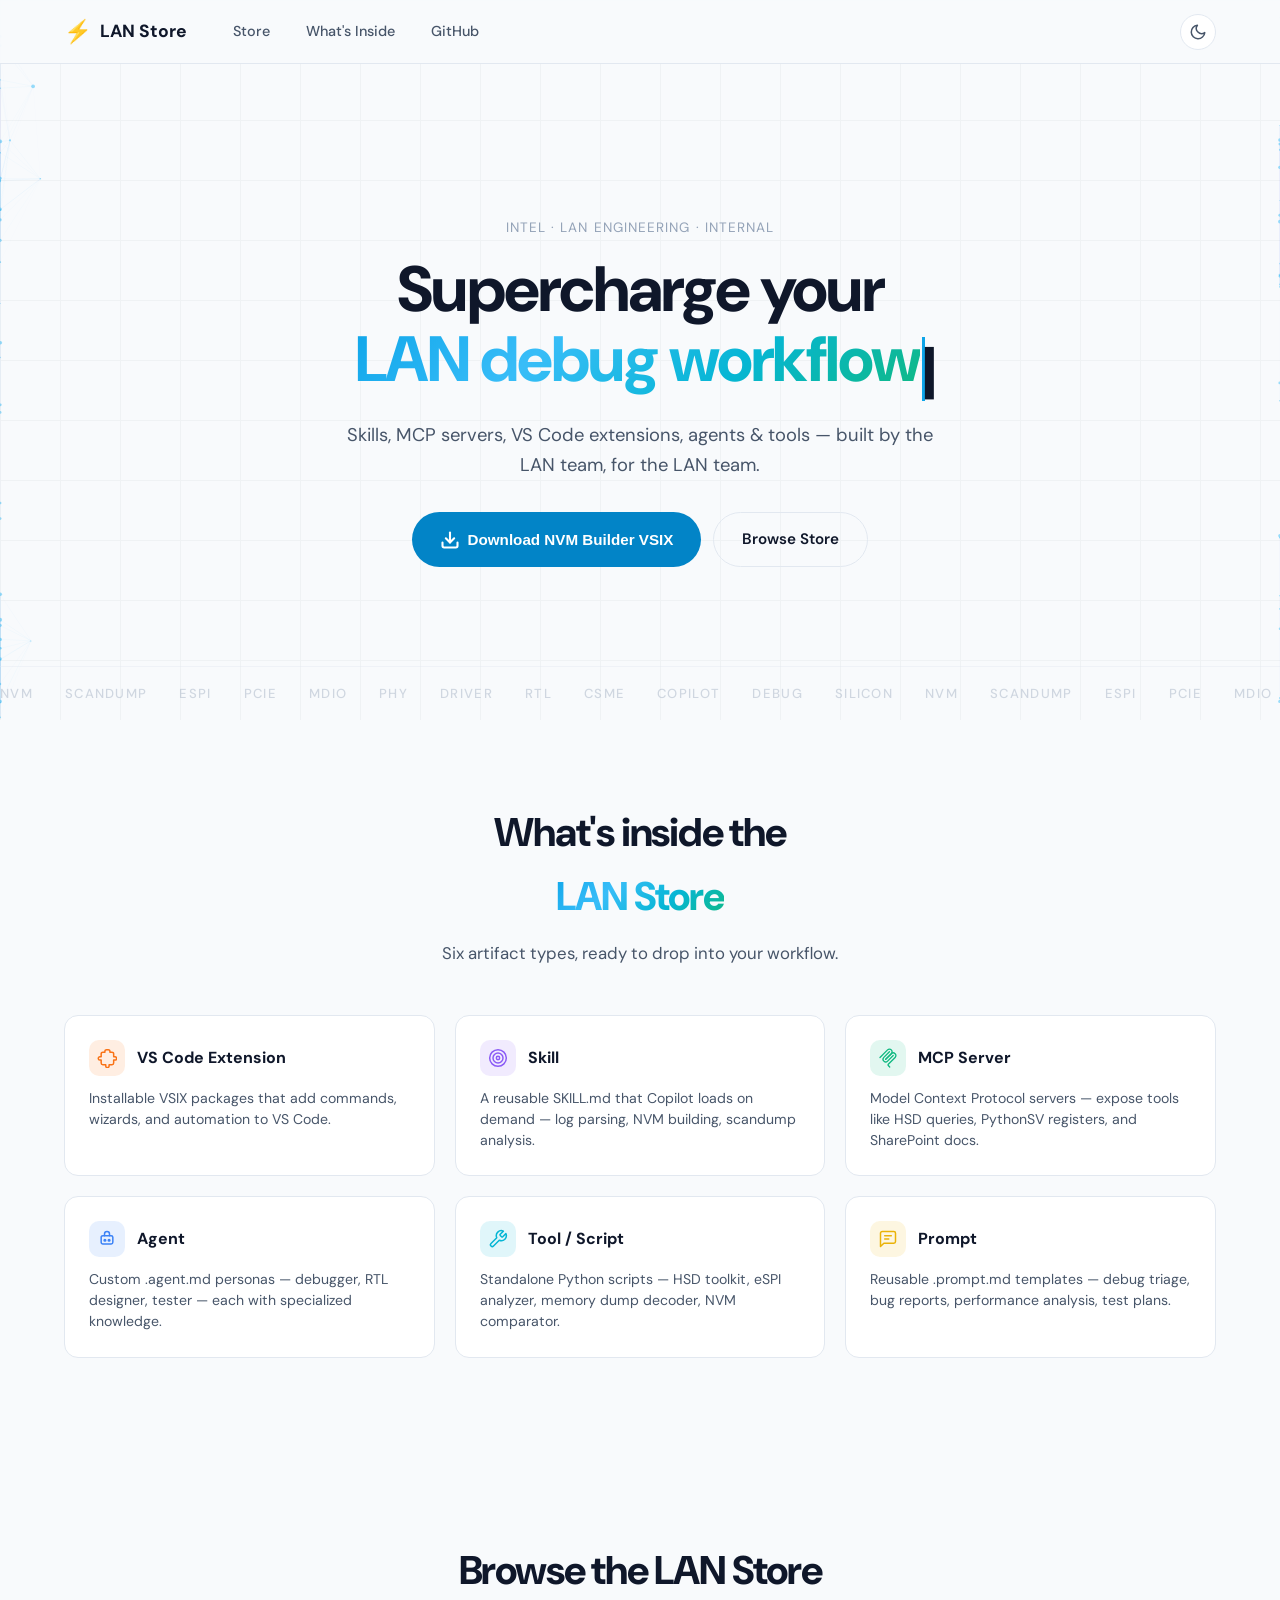
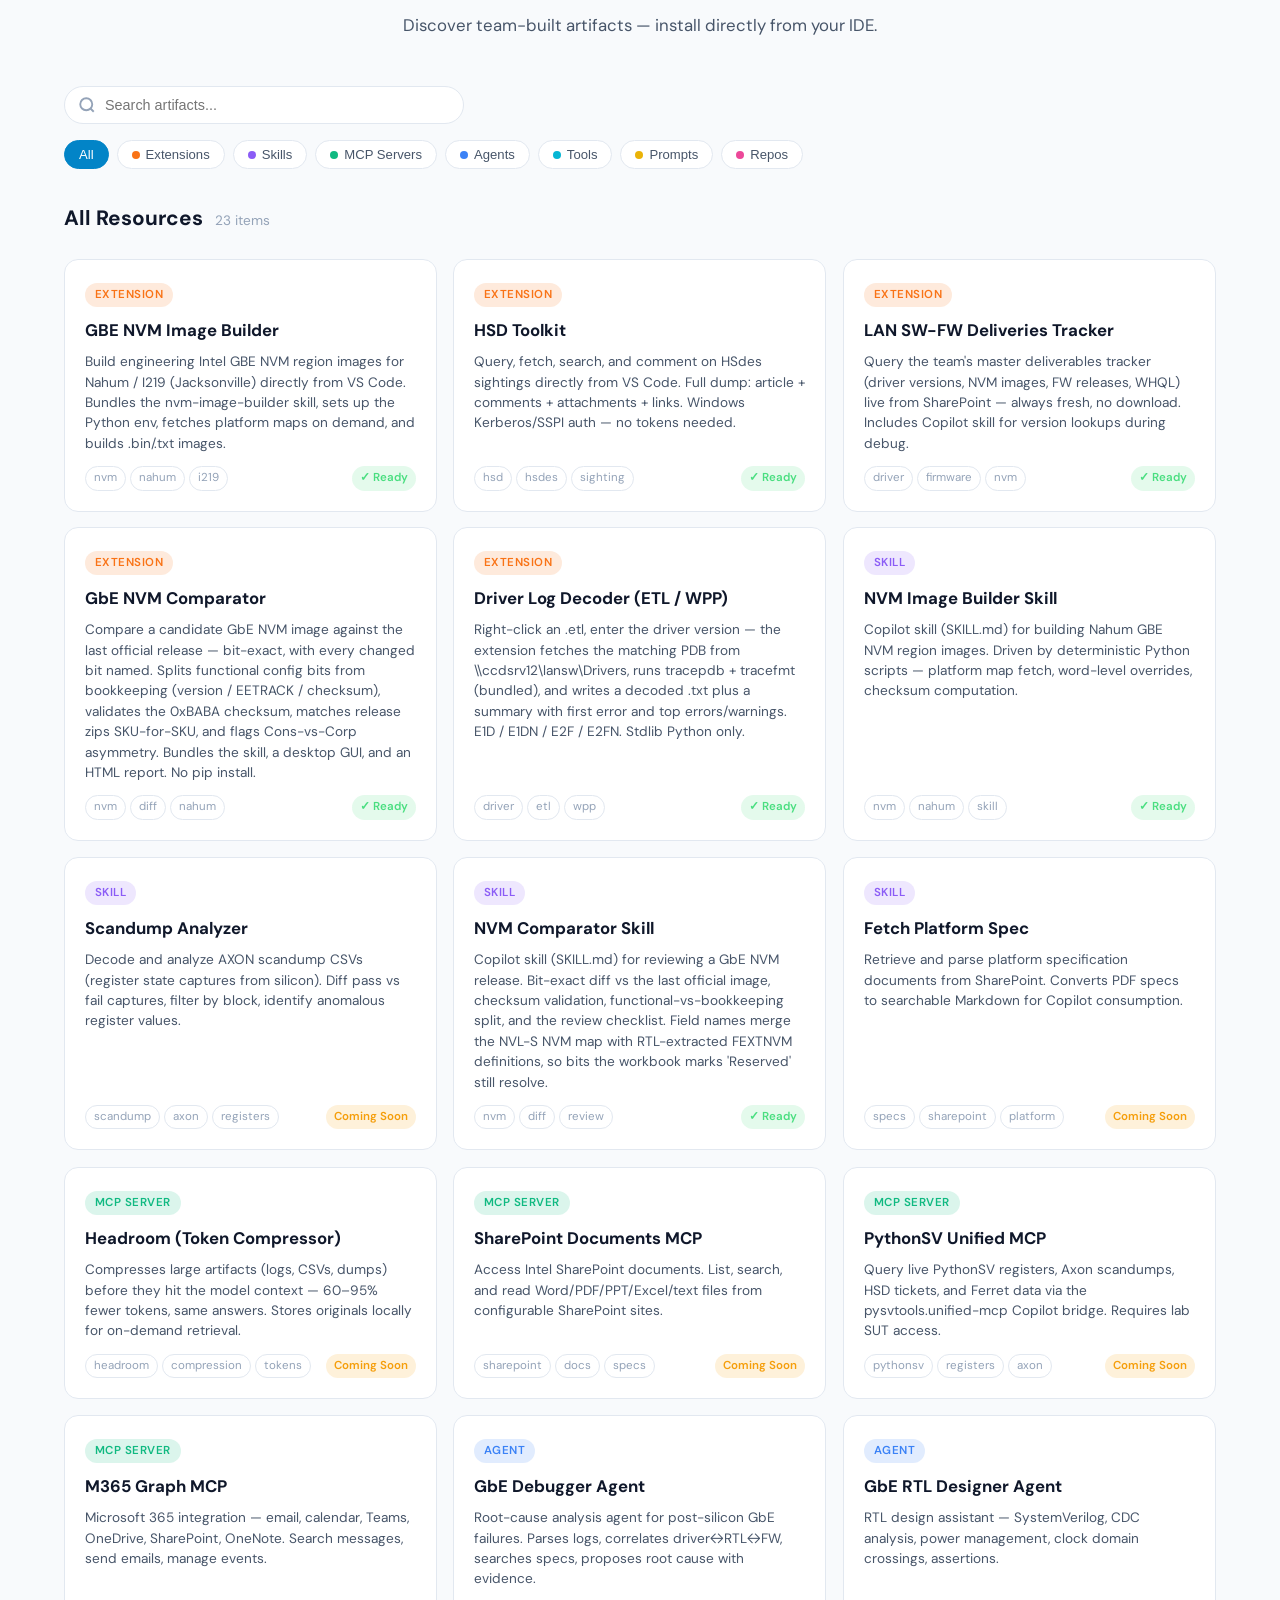
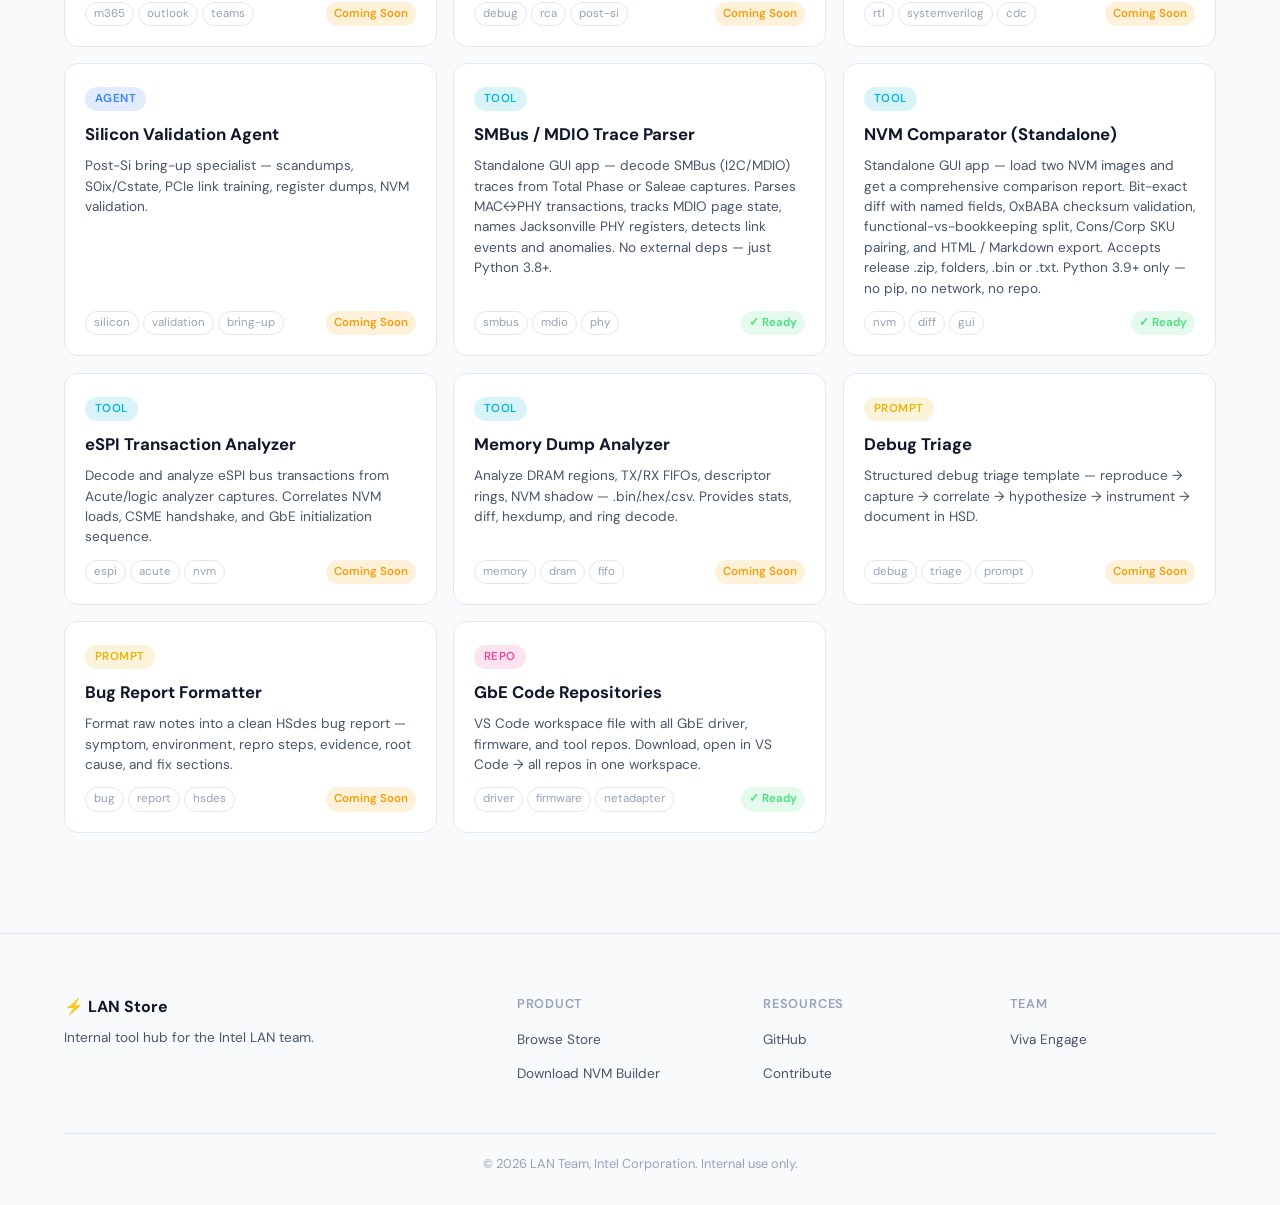
<file: index.html>
<!DOCTYPE html>
<html lang="en">
<head>
    <meta charset="UTF-8">
    <meta name="viewport" content="width=device-width, initial-scale=1.0">
    <title>LAN Store — Skills, MCPs, Tools, Extensions &amp; Agents</title>
    <meta name="description" content="Intel LAN team hub for skills, MCP servers, tools, extensions, and agents.">
    <link rel="stylesheet" href="assets/css/styles.css">
    <script>
        (function(){try{var t=localStorage.getItem('lan-store-theme');if(!t){t=window.matchMedia&&window.matchMedia('(prefers-color-scheme:dark)').matches?'dark-theme':'light-theme'}document.documentElement.classList.add(t)}catch(e){}})();
    </script>
    <link rel="preconnect" href="https://fonts.googleapis.com">
    <link rel="preconnect" href="https://fonts.gstatic.com" crossorigin>
    <link href="https://fonts.googleapis.com/css2?family=DM+Sans:ital,opsz,wght@0,9..40,400;0,9..40,500;0,9..40,600;0,9..40,700;1,9..40,400&display=swap" rel="stylesheet">
</head>
<body>
    <!-- ============================================================
         Header
         ============================================================ -->
    <header class="header">
        <div class="container header-content">
            <div class="header-left">
                <a href="#" class="logo" onclick="resetFilters(); scrollToTop(); return false;">
                    <span class="logo-icon">⚡</span>
                    <span class="logo-text">LAN Store</span>
                </a>
                <nav class="nav">
                    <a href="#store" class="nav-link">Store</a>
                    <a href="#features" class="nav-link">What's Inside</a>
                    <a href="https://github.com/intel-innersource/networking.gbe-sv.forge-store" target="_blank" rel="noopener noreferrer" class="nav-link">GitHub</a>
                </nav>
            </div>
            <div class="header-right">
                <button class="theme-toggle" id="theme-toggle" aria-label="Toggle theme">
                    <svg id="theme-icon-sun" viewBox="0 0 24 24" fill="none" stroke="currentColor" stroke-width="2" stroke-linecap="round" stroke-linejoin="round" style="display:none;">
                        <circle cx="12" cy="12" r="5"></circle><line x1="12" y1="1" x2="12" y2="3"></line><line x1="12" y1="21" x2="12" y2="23"></line><line x1="4.22" y1="4.22" x2="5.64" y2="5.64"></line><line x1="18.36" y1="18.36" x2="19.78" y2="19.78"></line><line x1="1" y1="12" x2="3" y2="12"></line><line x1="21" y1="12" x2="23" y2="12"></line><line x1="4.22" y1="19.78" x2="5.64" y2="18.36"></line><line x1="18.36" y1="5.64" x2="19.78" y2="4.22"></line>
                    </svg>
                    <svg id="theme-icon-moon" viewBox="0 0 24 24" fill="none" stroke="currentColor" stroke-width="2" stroke-linecap="round" stroke-linejoin="round" style="display:block;">
                        <path d="M21 12.79A9 9 0 1 1 11.21 3 7 7 0 0 0 21 12.79z"></path>
                    </svg>
                </button>
            </div>
        </div>
    </header>

    <main>
        <!-- ============================================================
             Hero
             ============================================================ -->
        <section class="hero-landing" id="hero">
            <canvas class="hero-particles" id="hero-particles" aria-hidden="true"></canvas>
            <div class="hero-bg-grid" aria-hidden="true"></div>
            <div class="container hero-landing-inner">
                <p class="hero-eyebrow">Intel &middot; LAN Engineering &middot; Internal</p>
                <h1 class="hero-headline">
                    <span>Supercharge your</span><br>
                    <span class="hero-gradient-text">LAN debug workflow</span><span class="typing-cursor" id="typing-cursor">|</span>
                </h1>
                <p class="hero-tagline">
                    Skills, MCP servers, VS Code extensions, agents &amp; tools — built by the LAN team, for the LAN team.
                </p>
                <div class="hero-cta-row hero-fade-in visible">
                    <button onclick="openInstallModal()" class="btn-hero-primary">
                        <svg width="20" height="20" viewBox="0 0 24 24" fill="none" stroke="currentColor" stroke-width="2.5" stroke-linecap="round" stroke-linejoin="round"><path d="M21 15v4a2 2 0 0 1-2 2H5a2 2 0 0 1-2-2v-4"></path><polyline points="7 10 12 15 17 10"></polyline><line x1="12" y1="15" x2="12" y2="3"></line></svg>
                        Download NVM Builder VSIX
                    </button>
                    <a href="#store" class="btn-hero-outline">Browse Store</a>
                </div>
            </div>
            <!-- Floating keyword scroller -->
            <div class="hero-keyword-track" aria-hidden="true">
                <div class="hero-keyword-scroll">
                    <span>NVM</span><span>scandump</span><span>eSPI</span><span>PCIe</span><span>MDIO</span><span>PHY</span><span>driver</span><span>RTL</span><span>CSME</span><span>copilot</span><span>debug</span><span>silicon</span><span>NVM</span><span>scandump</span><span>eSPI</span><span>PCIe</span><span>MDIO</span><span>PHY</span><span>driver</span><span>RTL</span><span>CSME</span><span>copilot</span><span>debug</span><span>silicon</span>
                </div>
            </div>
        </section>

        <!-- ============================================================
             Features
             ============================================================ -->
        <section class="features-section reveal" id="features">
            <div class="container features-inner">
                <h2 class="features-headline">
                    <span>What's inside the</span><br>
                    <span class="hero-gradient-text">LAN Store</span>
                </h2>
                <p class="features-tagline">
                    Six artifact types, ready to drop into your workflow.
                </p>
                <div class="forge-explorer-grid reveal-stagger">
                    <!-- VSIX Extension -->
                    <div class="forge-feature-card" style="--c:#f97316">
                        <div class="fc-head">
                            <span class="fc-icon"><svg viewBox="0 0 24 24" fill="none" stroke="currentColor" stroke-width="1.8" stroke-linecap="round" stroke-linejoin="round"><path d="M12.5 2h-1a2 2 0 0 0-2 2v1H7a2 2 0 0 0-2 2v3.5H3.5a2 2 0 0 0 0 4H5V18a2 2 0 0 0 2 2h3.5v1.5a2 2 0 0 0 4 0V20H18a2 2 0 0 0 2-2v-3.5h1.5a2 2 0 0 0 0-4H20V7a2 2 0 0 0-2-2h-2.5V4a2 2 0 0 0-2-2z"/></svg></span>
                            <h4 class="fc-title">VS Code Extension</h4>
                        </div>
                        <p class="fc-desc">Installable VSIX packages that add commands, wizards, and automation to VS Code.</p>
                    </div>
                    <!-- Skill -->
                    <div class="forge-feature-card" style="--c:#8b5cf6">
                        <div class="fc-head">
                            <span class="fc-icon"><svg viewBox="0 0 24 24" fill="none" stroke="currentColor" stroke-width="1.8" stroke-linecap="round" stroke-linejoin="round"><circle cx="12" cy="12" r="10"/><circle cx="12" cy="12" r="6"/><circle cx="12" cy="12" r="2"/></svg></span>
                            <h4 class="fc-title">Skill</h4>
                        </div>
                        <p class="fc-desc">A reusable SKILL.md that Copilot loads on demand — log parsing, NVM building, scandump analysis.</p>
                    </div>
                    <!-- MCP Server -->
                    <div class="forge-feature-card" style="--c:#10b981">
                        <div class="fc-head">
                            <span class="fc-icon"><svg viewBox="0 0 180 180" fill="none" stroke="currentColor" stroke-width="12" stroke-linecap="round"><path d="M18 84.8528L85.8822 16.9706C95.2548 7.59798 110.451 7.59798 119.823 16.9706C129.196 26.3431 129.196 41.5391 119.823 50.9117L68.5581 102.177"/><path d="M69.2652 101.47L119.823 50.9117C129.196 41.5391 144.392 41.5391 153.765 50.9117L154.118 51.2652C163.491 60.6378 163.491 75.8338 154.118 85.2063L92.7248 146.6C89.6006 149.724 89.6006 154.789 92.7248 157.913L105.331 170.52"/><path d="M102.853 33.9411L52.6482 84.1457C43.2756 93.5183 43.2756 108.714 52.6482 118.087C62.0208 127.459 77.2167 127.459 86.5893 118.087L136.794 67.8822"/></svg></span>
                            <h4 class="fc-title">MCP Server</h4>
                        </div>
                        <p class="fc-desc">Model Context Protocol servers — expose tools like HSD queries, PythonSV registers, and SharePoint docs.</p>
                    </div>
                    <!-- Agent -->
                    <div class="forge-feature-card" style="--c:#3b82f6">
                        <div class="fc-head">
                            <span class="fc-icon"><svg viewBox="0 0 24 24" fill="none" stroke="currentColor" stroke-width="1.8" stroke-linecap="round" stroke-linejoin="round"><rect x="5" y="8" width="14" height="10" rx="2"/><path d="M9 8V6a3 3 0 0 1 6 0v2"/><circle cx="9.5" cy="13.5" r="1"/><circle cx="14.5" cy="13.5" r="1"/></svg></span>
                            <h4 class="fc-title">Agent</h4>
                        </div>
                        <p class="fc-desc">Custom .agent.md personas — debugger, RTL designer, tester — each with specialized knowledge.</p>
                    </div>
                    <!-- Tool -->
                    <div class="forge-feature-card" style="--c:#06b6d4">
                        <div class="fc-head">
                            <span class="fc-icon"><svg viewBox="0 0 24 24" fill="none" stroke="currentColor" stroke-width="1.8" stroke-linecap="round" stroke-linejoin="round"><path d="M14.7 6.3a1 1 0 0 0 0 1.4l1.6 1.6a1 1 0 0 0 1.4 0l3.77-3.77a6 6 0 0 1-7.94 7.94l-6.91 6.91a2.12 2.12 0 0 1-3-3l6.91-6.91a6 6 0 0 1 7.94-7.94l-3.76 3.76z"/></svg></span>
                            <h4 class="fc-title">Tool / Script</h4>
                        </div>
                        <p class="fc-desc">Standalone Python scripts — HSD toolkit, eSPI analyzer, memory dump decoder, NVM comparator.</p>
                    </div>
                    <!-- Prompt -->
                    <div class="forge-feature-card" style="--c:#eab308">
                        <div class="fc-head">
                            <span class="fc-icon"><svg viewBox="0 0 24 24" fill="none" stroke="currentColor" stroke-width="1.8" stroke-linecap="round" stroke-linejoin="round"><path d="M21 15a2 2 0 0 1-2 2H7l-4 4V5a2 2 0 0 1 2-2h14a2 2 0 0 1 2 2z"/><line x1="8" y1="8" x2="16" y2="8"/><line x1="8" y1="12" x2="13" y2="12"/></svg></span>
                            <h4 class="fc-title">Prompt</h4>
                        </div>
                        <p class="fc-desc">Reusable .prompt.md templates — debug triage, bug reports, performance analysis, test plans.</p>
                    </div>
                </div>
            </div>
        </section>

        <!-- ============================================================
             Store / Marketplace
             ============================================================ -->
        <section class="marketplace reveal" id="store">
            <div class="container">
                <div class="store-header">
                    <h2>Browse the LAN Store</h2>
                    <p>Discover team-built artifacts — install directly from your IDE.</p>
                </div>
            </div>

            <div class="container marketplace-layout">
                <!-- Toolbar -->
                <div class="store-toolbar">
                    <div class="store-search-inline">
                        <svg class="search-inline-icon" viewBox="0 0 24 24" width="18" height="18" fill="none" stroke="currentColor" stroke-width="2.5"><circle cx="11" cy="11" r="8"/><path d="m21 21-4.35-4.35"/></svg>
                        <input type="text" id="search-input" placeholder="Search artifacts..." autocomplete="off">
                    </div>
                    <div class="filter-group" id="type-nav">
                        <button class="filter-pill type-btn active" data-type="All">All</button>
                        <button class="filter-pill type-btn" data-type="extension"><span class="type-dot" style="background:#f97316"></span>Extensions</button>
                        <button class="filter-pill type-btn" data-type="skill"><span class="type-dot" style="background:#8b5cf6"></span>Skills</button>
                        <button class="filter-pill type-btn" data-type="mcp-server"><span class="type-dot" style="background:#10b981"></span>MCP Servers</button>
                        <button class="filter-pill type-btn" data-type="agent"><span class="type-dot" style="background:#3b82f6"></span>Agents</button>
                        <button class="filter-pill type-btn" data-type="tool"><span class="type-dot" style="background:#06b6d4"></span>Tools</button>
                        <button class="filter-pill type-btn" data-type="prompt"><span class="type-dot" style="background:#eab308"></span>Prompts</button>
                        <button class="filter-pill type-btn" data-type="repo"><span class="type-dot" style="background:#ec4899"></span>Repos</button>
                    </div>
                </div>

                <!-- Grid -->
                <div class="content">
                    <div class="content-header">
                        <h2 id="content-title">All Resources</h2>
                        <span class="content-count" id="content-count"></span>
                    </div>
                    <div class="tile-grid" id="tile-grid"></div>
                    <div class="no-results" id="no-results" style="display:none;">
                        <div class="no-results-icon">🔍</div>
                        <h3>No results found</h3>
                        <p>Try adjusting your filters or search terms.</p>
                    </div>
                </div>
            </div>
        </section>
    </main>

    <!-- ============================================================
         Detail Modal
         ============================================================ -->
    <div id="detail-modal" class="detail-modal">
        <div class="detail-overlay" onclick="closeDetailModal()"></div>
        <div class="detail-panel">
            <button class="detail-close" onclick="closeDetailModal()" aria-label="Close">&times;</button>
            <div class="detail-panel-body" id="detail-panel-body"></div>
            <div class="detail-panel-footer" id="detail-panel-footer"></div>
        </div>
    </div>

    <!-- ============================================================
         Install Modal (VSIX)
         ============================================================ -->
    <div class="install-modal" id="install-modal" onclick="closeInstallModal(event)">
        <div class="install-modal-content" onclick="event.stopPropagation()">
            <div class="install-modal-header">
                <div class="install-modal-title">
                    <div class="install-modal-icon">
                        <svg viewBox="0 0 24 24" fill="none" stroke="currentColor" stroke-width="2.5" stroke-linecap="round" stroke-linejoin="round"><path d="M21 15v4a2 2 0 0 1-2 2H5a2 2 0 0 1-2-2v-4"/><polyline points="7 10 12 15 17 10"/><line x1="12" y1="15" x2="12" y2="3"/></svg>
                    </div>
                    <div>
                        <h2>GBE NVM Builder Extension</h2>
                        <div class="status">✓ Download started</div>
                    </div>
                </div>
                <button class="install-modal-close" onclick="closeInstallModal(event)">
                    <svg viewBox="0 0 24 24" fill="none" stroke="currentColor" stroke-width="2" stroke-linecap="round" stroke-linejoin="round"><line x1="18" y1="6" x2="6" y2="18"/><line x1="6" y1="6" x2="18" y2="18"/></svg>
                </button>
            </div>
            <div class="install-modal-body">
                <h3 class="install-modal-instructions-title">Installation Instructions</h3>
                <div class="install-step">
                    <div class="install-step-number">1</div>
                    <div class="install-step-content">
                        <strong>Wait for download</strong>
                        <p>The <code>gbe-nvm-builder-0.2.0.vsix</code> file is downloading to your Downloads folder.</p>
                    </div>
                </div>
                <div class="install-step">
                    <div class="install-step-number">2</div>
                    <div class="install-step-content">
                        <strong>Open VS Code</strong>
                        <p>Launch Visual Studio Code if it's not already running.</p>
                    </div>
                </div>
                <div class="install-step">
                    <div class="install-step-number">3</div>
                    <div class="install-step-content">
                        <strong>Install the extension</strong>
                        <ul>
                            <li>Press <code>Ctrl+Shift+P</code></li>
                            <li>Type <strong>"Extensions: Install from VSIX"</strong></li>
                            <li>Select the downloaded <code>gbe-nvm-builder-0.2.0.vsix</code> file</li>
                        </ul>
                    </div>
                </div>
                <div class="install-step">
                    <div class="install-step-number">4</div>
                    <div class="install-step-content">
                        <strong>Reload VS Code</strong>
                        <p>After installation completes, reload VS Code:</p>
                        <ul>
                            <li>Press <code>Ctrl+Shift+P</code></li>
                            <li>Type <strong>"Developer: Reload Window"</strong></li>
                            <li>Press Enter</li>
                        </ul>
                    </div>
                </div>
            </div>
        </div>
    </div>

    <!-- ============================================================
         Footer
         ============================================================ -->
    <footer class="footer reveal">
        <div class="container">
            <div class="footer-grid">
                <div class="footer-col footer-brand">
                    <span class="footer-logo">⚡ LAN Store</span>
                    <p>Internal tool hub for the Intel LAN team.</p>
                </div>
                <div class="footer-col">
                    <h4>Product</h4>
                    <ul>
                        <li><a href="#store">Browse Store</a></li>
                        <li><a href="downloads/gbe-nvm-builder-0.2.0.vsix">Download NVM Builder</a></li>
                    </ul>
                </div>
                <div class="footer-col">
                    <h4>Resources</h4>
                    <ul>
                        <li><a href="https://github.com/intel-innersource/networking.gbe-sv.forge-store" target="_blank">GitHub</a></li>
                        <li><a href="https://github.com/intel-innersource/networking.gbe-sv.forge-store/issues/new/choose" target="_blank">Contribute</a></li>
                    </ul>
                </div>
                <div class="footer-col">
                    <h4>Team</h4>
                    <ul>
                        <li><a href="https://engage.cloud.microsoft/main/org/intel.com" target="_blank">Viva Engage</a></li>
                    </ul>
                </div>
            </div>
            <div class="footer-bottom">
                <p>&copy; 2026 LAN Team, Intel Corporation. Internal use only.</p>
            </div>
        </div>
    </footer>

    <script src="assets/js/catalog.js"></script>
    <script src="assets/js/app.js"></script>
    <script src="assets/js/animations.js"></script>
</body>
</html>
</file>
<file: assets/css/styles.css>
/* LAN Store — Styles
   Based on Forge Store (intel-innersource/applications.manufacturing.intel.ai.forge-store)
   ============================================================ */

:root {
    --primary: #0ea5e9;
    --primary-dark: #0284c7;
    --primary-light: #0c2d48;
    --accent: #38bdf8;
    --bg: #0b1120;
    --bg-surface: #0f1729;
    --bg-card: #131d2e;
    --bg-card-hover: #182438;
    --text: #e2e8f0;
    --text-secondary: #94a3b8;
    --text-muted: #64748b;
    --border: #1e293b;
    --border-light: #1a2332;
    --shadow-sm: 0 1px 3px rgba(0,0,0,0.4);
    --shadow-md: 0 4px 16px rgba(0,0,0,0.5);
    --shadow-lg: 0 8px 40px rgba(0,0,0,0.6);
    --shadow-card-hover: 0 8px 30px rgba(14,165,233,0.1);
    --radius: 14px;
    --radius-sm: 8px;
    --radius-pill: 50px;
    --transition: 0.2s ease;
    --transition-slow: 0.4s cubic-bezier(0.4,0,0.2,1);
    --font: 'DM Sans', -apple-system, BlinkMacSystemFont, 'Segoe UI', Roboto, sans-serif;
    --header-height: 64px;
    --color-extension: #f97316;
    --color-skill: #8b5cf6;
    --color-mcp: #10b981;
    --color-agent: #3b82f6;
    --color-tool: #06b6d4;
    --color-prompt: #eab308;
}

html.light-theme, body.light-theme {
    --primary: #0284c7;
    --primary-dark: #0369a1;
    --primary-light: #f0f9ff;
    --accent: #0ea5e9;
    --bg: #f8fafc;
    --bg-surface: #ffffff;
    --bg-card: #ffffff;
    --bg-card-hover: #f0f9ff;
    --text: #0f172a;
    --text-secondary: #475569;
    --text-muted: #94a3b8;
    --border: #e2e8f0;
    --border-light: #f1f5f9;
    --shadow-sm: 0 1px 3px rgba(0,0,0,0.05);
    --shadow-md: 0 4px 16px rgba(0,0,0,0.07);
    --shadow-lg: 0 8px 40px rgba(0,0,0,0.09);
    --shadow-card-hover: 0 8px 30px rgba(14,165,233,0.1);
}

*, *::before, *::after { margin:0; padding:0; box-sizing:border-box; }
html { scroll-behavior: smooth; }
body {
    font-family: var(--font);
    background: var(--bg);
    color: var(--text);
    line-height: 1.6;
    -webkit-font-smoothing: antialiased;
}
a { color: var(--accent); text-decoration: none; transition: color var(--transition); }
a:hover { color: var(--primary); }
ul { list-style: none; }
code { background: var(--bg-surface); border: 1px solid var(--border); border-radius: 4px; padding: 2px 6px; font-size: 0.85em; }

.container { max-width: 1200px; margin: 0 auto; padding: 0 24px; }

/* ============================================================
   Header
   ============================================================ */
.header {
    position: fixed; top: 0; left: 0; right: 0; z-index: 100;
    height: var(--header-height);
    background: rgba(11,17,32,0.88);
    backdrop-filter: blur(12px);
    border-bottom: 1px solid var(--border);
}
.light-theme .header { background: rgba(248,250,252,0.92); }
.header-content { display: flex; align-items: center; justify-content: space-between; height: 100%; }
.header-left { display: flex; align-items: center; gap: 32px; }
.header-right { display: flex; align-items: center; gap: 12px; }
.logo { display: flex; align-items: center; gap: 8px; color: var(--text); font-weight: 700; font-size: 1.1rem; }
.logo-icon { font-size: 1.4rem; }
.nav { display: flex; gap: 8px; }
.nav-link {
    padding: 6px 14px; border-radius: var(--radius-pill); font-size: 0.9rem; font-weight: 500;
    color: var(--text-secondary); transition: all var(--transition);
}
.nav-link:hover { color: var(--text); background: var(--bg-card); }
.theme-toggle {
    width: 36px; height: 36px; border-radius: 50%; border: 1px solid var(--border);
    background: var(--bg-surface); cursor: pointer; display: flex; align-items: center; justify-content: center;
}
.theme-toggle svg { width: 18px; height: 18px; stroke: var(--text-secondary); }

/* ============================================================
   Hero
   ============================================================ */
.hero-landing {
    min-height: 80vh; display: flex; align-items: center; justify-content: center;
    padding: calc(var(--header-height) + 80px) 24px 80px; position: relative; overflow: hidden;
}
.hero-bg-grid {
    position: absolute; inset: 0; opacity: 0.03;
    background-image: linear-gradient(var(--text) 1px, transparent 1px), linear-gradient(90deg, var(--text) 1px, transparent 1px);
    background-size: 60px 60px;
}
.hero-landing-inner { text-align: center; position: relative; z-index: 1; }
.hero-eyebrow { font-size: 0.85rem; color: var(--text-muted); text-transform: uppercase; letter-spacing: 0.08em; margin-bottom: 16px; }
.hero-headline { font-size: clamp(2.5rem, 6vw, 4rem); font-weight: 800; letter-spacing: -0.03em; line-height: 1.1; margin-bottom: 20px; }
.hero-gradient-text { background: linear-gradient(135deg, #0ea5e9, #38bdf8, #06b6d4, #10b981); -webkit-background-clip: text; -webkit-text-fill-color: transparent; background-clip: text; }
.hero-tagline { font-size: 1.15rem; color: var(--text-secondary); max-width: 600px; margin: 0 auto 32px; }
.hero-cta-row { display: flex; gap: 12px; justify-content: center; flex-wrap: wrap; }
.btn-hero-primary {
    display: inline-flex; align-items: center; gap: 8px; padding: 14px 28px; border-radius: var(--radius-pill);
    background: var(--primary); color: #fff; font-weight: 600; font-size: 0.95rem; border: none; cursor: pointer;
    transition: all var(--transition);
}
.btn-hero-primary:hover { background: var(--primary-dark); transform: translateY(-1px); box-shadow: var(--shadow-md); }
.btn-hero-outline {
    display: inline-flex; align-items: center; gap: 8px; padding: 14px 28px; border-radius: var(--radius-pill);
    background: transparent; color: var(--text); font-weight: 600; font-size: 0.95rem;
    border: 1px solid var(--border); cursor: pointer; text-decoration: none; transition: all var(--transition);
}
.btn-hero-outline:hover { border-color: var(--primary); color: var(--primary); }

/* ============================================================
   Features
   ============================================================ */
.features-section { padding: 80px 0 100px; }
.features-inner { text-align: center; }
.features-headline { font-size: clamp(1.8rem, 4vw, 2.5rem); font-weight: 800; letter-spacing: -0.03em; margin-bottom: 12px; }
.features-tagline { font-size: 1.05rem; color: var(--text-secondary); margin-bottom: 48px; }
.forge-explorer-grid { display: grid; grid-template-columns: repeat(auto-fit, minmax(280px, 1fr)); gap: 20px; text-align: left; }
.forge-feature-card {
    border: 1px solid var(--border); border-radius: var(--radius); padding: 24px;
    background: var(--bg-card); transition: all var(--transition-slow);
}
.forge-feature-card:hover { border-color: var(--c, var(--primary)); background: var(--bg-card-hover); transform: translateY(-2px); box-shadow: var(--shadow-card-hover); }
.fc-head { display: flex; align-items: center; gap: 12px; margin-bottom: 12px; }
.fc-icon { width: 36px; height: 36px; display: flex; align-items: center; justify-content: center; border-radius: 10px; background: color-mix(in srgb, var(--c, var(--primary)) 12%, transparent); }
.fc-icon svg { width: 20px; height: 20px; stroke: var(--c, var(--primary)); }
.fc-title { font-size: 1rem; font-weight: 700; }
.fc-desc { font-size: 0.88rem; color: var(--text-secondary); line-height: 1.5; }

/* ============================================================
   Store / Marketplace
   ============================================================ */
.marketplace { padding: 80px 0 100px; background: var(--bg); }
.store-header { text-align: center; margin-bottom: 48px; }
.store-header h2 { font-size: clamp(1.8rem, 4vw, 2.5rem); font-weight: 800; letter-spacing: -0.03em; margin-bottom: 10px; }
.store-header p { font-size: 1.05rem; color: var(--text-secondary); }
.store-toolbar { margin-bottom: 32px; display: flex; flex-direction: column; gap: 16px; }
.store-search-inline {
    position: relative; max-width: 400px;
}
.store-search-inline input {
    width: 100%; padding: 10px 14px 10px 40px; border-radius: var(--radius-pill); border: 1px solid var(--border);
    background: var(--bg-surface); color: var(--text); font-size: 0.9rem; outline: none; transition: border-color var(--transition);
}
.store-search-inline input:focus { border-color: var(--primary); }
.search-inline-icon { position: absolute; left: 14px; top: 50%; transform: translateY(-50%); stroke: var(--text-muted); }
.filter-group { display: flex; flex-wrap: wrap; gap: 8px; }
.filter-pill {
    padding: 6px 14px; border-radius: var(--radius-pill); border: 1px solid var(--border);
    background: var(--bg-surface); color: var(--text-secondary); font-size: 0.82rem; font-weight: 500;
    cursor: pointer; transition: all var(--transition); display: inline-flex; align-items: center; gap: 6px;
}
.filter-pill:hover { border-color: var(--primary); color: var(--text); }
.filter-pill.active { background: var(--primary); color: #fff; border-color: var(--primary); }
.type-dot { width: 8px; height: 8px; border-radius: 50%; display: inline-block; }
.content-header { display: flex; align-items: baseline; gap: 12px; margin-bottom: 24px; }
.content-header h2 { font-size: 1.3rem; font-weight: 700; }
.content-count { font-size: 0.85rem; color: var(--text-muted); }

/* Tile Grid */
.tile-grid { display: grid; grid-template-columns: repeat(auto-fill, minmax(300px, 1fr)); gap: 16px; }
.tile-card {
    border: 1px solid var(--border); border-radius: var(--radius); padding: 20px;
    background: var(--bg-card); cursor: pointer; transition: all var(--transition);
    display: flex; flex-direction: column;
}
.tile-card:hover { border-color: var(--primary); background: var(--bg-card-hover); transform: translateY(-2px); box-shadow: var(--shadow-card-hover); }
.tile-top { margin-bottom: 10px; }
.type-badge {
    display: inline-block; font-size: 0.72rem; font-weight: 600; text-transform: uppercase; letter-spacing: 0.04em;
    padding: 3px 10px; border-radius: var(--radius-pill);
}
.type-extension { background: color-mix(in srgb, #f97316 15%, transparent); color: #f97316; }
.type-skill { background: color-mix(in srgb, #8b5cf6 15%, transparent); color: #8b5cf6; }
.type-mcp-server { background: color-mix(in srgb, #10b981 15%, transparent); color: #10b981; }
.type-agent { background: color-mix(in srgb, #3b82f6 15%, transparent); color: #3b82f6; }
.type-tool { background: color-mix(in srgb, #06b6d4 15%, transparent); color: #06b6d4; }
.type-prompt { background: color-mix(in srgb, #eab308 15%, transparent); color: #eab308; }
.type-repo { background: color-mix(in srgb, #ec4899 15%, transparent); color: #ec4899; }

.tile-name { font-size: 1.05rem; font-weight: 700; margin-bottom: 8px; }
.tile-desc { font-size: 0.85rem; color: var(--text-secondary); line-height: 1.5; flex: 1; margin-bottom: 12px; }
.tile-footer { display: flex; justify-content: space-between; align-items: center; }
.tile-tags { display: flex; flex-wrap: wrap; gap: 4px; }
.tile-tag { font-size: 0.72rem; padding: 2px 8px; border-radius: var(--radius-pill); background: var(--bg-surface); border: 1px solid var(--border); color: var(--text-muted); }
.tile-status { font-size: 0.72rem; font-weight: 600; padding: 3px 8px; border-radius: var(--radius-pill); }
.tile-status.ready { background: color-mix(in srgb, #4ade80 15%, transparent); color: #4ade80; }
.tile-status.coming-soon { background: color-mix(in srgb, #f59e0b 15%, transparent); color: #f59e0b; }

.no-results { text-align: center; padding: 60px 20px; }
.no-results-icon { font-size: 3rem; margin-bottom: 12px; }
.no-results h3 { font-size: 1.2rem; margin-bottom: 8px; }
.no-results p { color: var(--text-secondary); }

/* ============================================================
   Detail Modal
   ============================================================ */
.detail-modal { display: none; position: fixed; inset: 0; z-index: 200; }
.detail-modal.open { display: flex; }
.detail-overlay { position: absolute; inset: 0; background: rgba(0,0,0,0.6); }
.detail-panel {
    position: absolute; right: 0; top: 0; bottom: 0; width: min(500px, 90vw);
    background: var(--bg-surface); border-left: 1px solid var(--border);
    display: flex; flex-direction: column; animation: slideIn 0.25s ease;
}
@keyframes slideIn { from { transform: translateX(100%); } to { transform: translateX(0); } }
.detail-close { position: absolute; top: 16px; right: 16px; background: none; border: none; color: var(--text-secondary); font-size: 1.8rem; cursor: pointer; }
.detail-panel-body { flex: 1; overflow-y: auto; padding: 32px 24px; }
.detail-panel-body h2 { font-size: 1.4rem; font-weight: 700; margin-bottom: 8px; }
.detail-panel-body .detail-type { margin-bottom: 16px; }
.detail-panel-body .detail-desc { color: var(--text-secondary); font-size: 0.95rem; line-height: 1.6; margin-bottom: 20px; }
.detail-panel-body .detail-meta { border-top: 1px solid var(--border); padding-top: 16px; }
.detail-panel-body .detail-meta dt { font-size: 0.78rem; color: var(--text-muted); text-transform: uppercase; letter-spacing: 0.05em; margin-bottom: 2px; }
.detail-panel-body .detail-meta dd { margin-bottom: 12px; font-size: 0.9rem; }
.detail-panel-footer { padding: 16px 24px; border-top: 1px solid var(--border); display: flex; gap: 12px; }
.detail-panel-footer .btn-download {
    flex: 1; padding: 12px; border-radius: var(--radius-sm); background: var(--primary); color: #fff;
    font-weight: 600; font-size: 0.9rem; border: none; cursor: pointer; text-align: center; text-decoration: none;
    display: inline-flex; align-items: center; justify-content: center; gap: 8px;
}
.detail-panel-footer .btn-download:hover { background: var(--primary-dark); }
.detail-panel-footer .btn-download.disabled { opacity: 0.5; pointer-events: none; }

/* ============================================================
   Install Modal
   ============================================================ */
.install-modal { display: none; position: fixed; inset: 0; z-index: 300; align-items: center; justify-content: center; background: rgba(0,0,0,0.6); }
.install-modal.open { display: flex; }
.install-modal-content {
    background: var(--bg-surface); border: 1px solid var(--border); border-radius: var(--radius);
    max-width: 520px; width: 90vw; max-height: 90vh; overflow-y: auto; box-shadow: var(--shadow-lg);
}
.install-modal-header { display: flex; align-items: center; justify-content: space-between; padding: 20px 24px; border-bottom: 1px solid var(--border); }
.install-modal-title { display: flex; align-items: center; gap: 12px; }
.install-modal-icon { width: 40px; height: 40px; border-radius: 10px; background: color-mix(in srgb, var(--primary) 15%, transparent); display: flex; align-items: center; justify-content: center; }
.install-modal-icon svg { width: 22px; height: 22px; stroke: var(--primary); }
.install-modal-title h2 { font-size: 1.1rem; font-weight: 700; }
.install-modal-title .status { font-size: 0.8rem; color: #4ade80; margin-top: 2px; }
.install-modal-close { background: none; border: none; cursor: pointer; padding: 8px; border-radius: 8px; }
.install-modal-close svg { width: 20px; height: 20px; stroke: var(--text-secondary); }
.install-modal-close:hover { background: var(--bg-card); }
.install-modal-body { padding: 24px; }
.install-modal-instructions-title { font-size: 0.9rem; font-weight: 600; margin-bottom: 20px; color: var(--text-secondary); }
.install-step { display: flex; gap: 14px; margin-bottom: 20px; }
.install-step-number {
    width: 28px; height: 28px; min-width: 28px; border-radius: 50%; background: var(--primary);
    color: #fff; font-size: 0.8rem; font-weight: 700; display: flex; align-items: center; justify-content: center;
}
.install-step-content { flex: 1; }
.install-step-content strong { display: block; font-size: 0.9rem; margin-bottom: 4px; }
.install-step-content p { font-size: 0.85rem; color: var(--text-secondary); margin: 0; }
.install-step-content ul { margin: 6px 0 0; padding: 0; }
.install-step-content li { font-size: 0.85rem; color: var(--text-secondary); margin-bottom: 4px; padding-left: 4px; }

/* ============================================================
   Footer
   ============================================================ */
.footer { padding: 60px 0 30px; border-top: 1px solid var(--border); }
.footer-grid { display: grid; grid-template-columns: 2fr 1fr 1fr 1fr; gap: 40px; margin-bottom: 40px; }
.footer-brand p { color: var(--text-secondary); font-size: 0.85rem; margin-top: 8px; }
.footer-logo { font-weight: 700; font-size: 1rem; }
.footer-col h4 { font-size: 0.8rem; font-weight: 600; text-transform: uppercase; letter-spacing: 0.06em; color: var(--text-muted); margin-bottom: 12px; }
.footer-col li { margin-bottom: 8px; }
.footer-col a { color: var(--text-secondary); font-size: 0.85rem; }
.footer-col a:hover { color: var(--text); }
.footer-bottom { border-top: 1px solid var(--border); padding-top: 20px; text-align: center; }
.footer-bottom p { font-size: 0.8rem; color: var(--text-muted); }

/* ============================================================
   Responsive
   ============================================================ */
@media (max-width: 768px) {
    .hero-headline { font-size: 2.2rem; }
    .hero-cta-row { flex-direction: column; align-items: stretch; }
    .forge-explorer-grid { grid-template-columns: 1fr; }
    .tile-grid { grid-template-columns: 1fr; }
    .footer-grid { grid-template-columns: 1fr 1fr; gap: 24px; }
    .nav { display: none; }
    .hero-keyword-track { display: none; }
}

/* ============================================================
   Animations — Scroll Reveal
   ============================================================ */
.reveal {
    opacity: 0;
    transform: translateY(40px);
    transition: opacity 0.7s cubic-bezier(0.4,0,0.2,1), transform 0.7s cubic-bezier(0.4,0,0.2,1);
}
.reveal.visible {
    opacity: 1;
    transform: translateY(0);
}
.reveal-stagger > * {
    opacity: 0;
    transform: translateY(24px);
    transition: opacity 0.5s ease, transform 0.5s ease;
}
.reveal-stagger.visible > * {
    opacity: 1;
    transform: translateY(0);
}
.reveal-stagger.visible > *:nth-child(1) { transition-delay: 0s; }
.reveal-stagger.visible > *:nth-child(2) { transition-delay: 0.07s; }
.reveal-stagger.visible > *:nth-child(3) { transition-delay: 0.08s; }
.reveal-stagger.visible > *:nth-child(4) { transition-delay: 0.14s; }
.reveal-stagger.visible > *:nth-child(5) { transition-delay: 0.21s; }
.reveal-stagger.visible > *:nth-child(6) { transition-delay: 0.28s; }

/* ============================================================
   Animations — Hero
   ============================================================ */
.hero-particles {
    position: absolute; inset: 0; width: 100%; height: 100%; pointer-events: none; z-index: 0;
}
.hero-fade-in {
    opacity: 0; transform: translateY(16px);
    transition: opacity 0.6s ease 0.3s, transform 0.6s ease 0.3s;
}
.hero-fade-in.visible { opacity: 1; transform: translateY(0); }

/* Typing cursor */
.typing-cursor {
    display: inline-block; width: 3px; height: 1em; background: var(--accent);
    margin-left: 2px; vertical-align: text-bottom;
    animation: cursorBlink 0.7s step-end infinite;
}
.typing-cursor.hidden { display: none; }
@keyframes cursorBlink { 0%, 100% { opacity: 1; } 50% { opacity: 0; } }

/* Keyword scroller (marquee) */
.hero-keyword-track {
    position: absolute; bottom: 0; left: 0; right: 0; overflow: hidden;
    padding: 16px 0; border-top: 1px solid var(--border); opacity: 0.4;
}
.hero-keyword-scroll {
    display: flex; gap: 32px; white-space: nowrap;
    animation: scrollKeywords 25s linear infinite;
}
.hero-keyword-scroll span {
    font-size: 0.82rem; font-weight: 500; color: var(--text-muted);
    text-transform: uppercase; letter-spacing: 0.1em;
}
@keyframes scrollKeywords { from { transform: translateX(0); } to { transform: translateX(-50%); } }

/* ============================================================
   Animations — Tile entrance
   ============================================================ */
@keyframes tileAppear {
    from { opacity: 0; transform: translateY(20px) scale(0.97); }
    to { opacity: 1; transform: translateY(0) scale(1); }
}
.tile-card {
    animation: tileAppear 0.5s cubic-bezier(0.16, 1, 0.3, 1) both;
}
.tile-card:nth-child(1) { animation-delay: 0s; }
.tile-card:nth-child(2) { animation-delay: 0.05s; }
.tile-card:nth-child(3) { animation-delay: 0.1s; }
.tile-card:nth-child(4) { animation-delay: 0.15s; }
.tile-card:nth-child(5) { animation-delay: 0.2s; }
.tile-card:nth-child(6) { animation-delay: 0.25s; }
.tile-card:nth-child(7) { animation-delay: 0.3s; }
.tile-card:nth-child(8) { animation-delay: 0.35s; }
.tile-card:nth-child(9) { animation-delay: 0.4s; }

/* ============================================================
   Animations — Glow pulse on feature cards
   ============================================================ */
.forge-feature-card::before {
    content: ''; position: absolute; inset: -1px; border-radius: var(--radius);
    background: linear-gradient(135deg, transparent 40%, var(--c, var(--primary)) 100%);
    opacity: 0; transition: opacity 0.4s ease; z-index: -1;
}
.forge-feature-card { position: relative; overflow: hidden; }
.forge-feature-card:hover::before { opacity: 0.08; }
</file>
